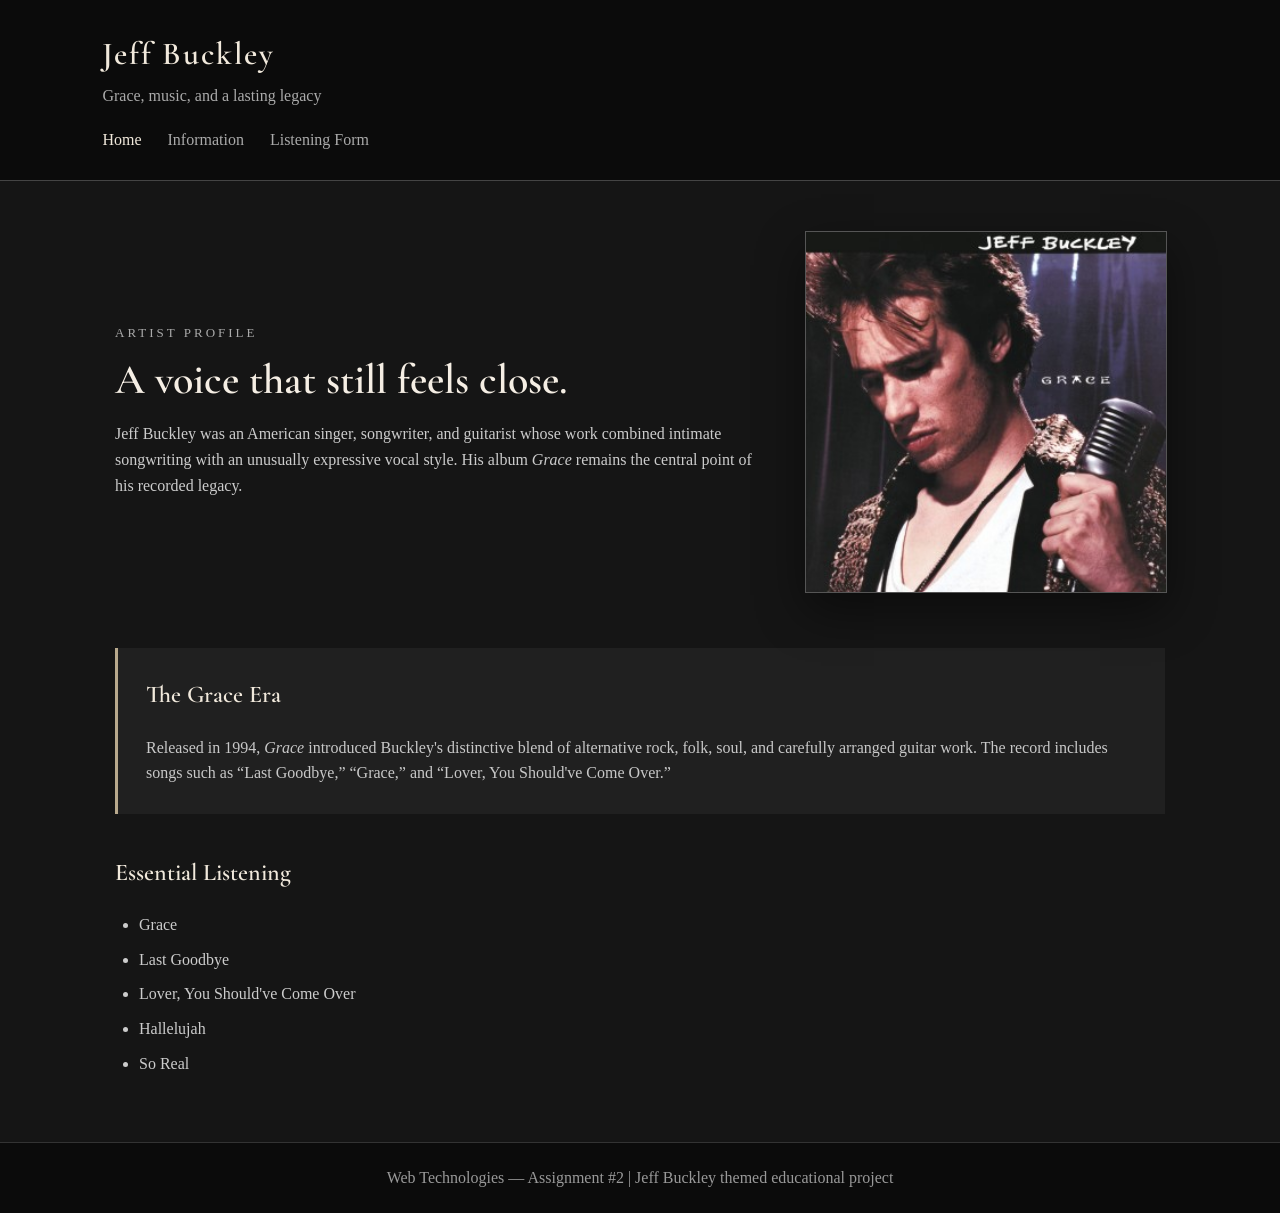
<file: index.html>
<!doctype html>
<html lang="en">
  <head>
    <meta charset="UTF-8" />
    <meta name="viewport" content="width=device-width, initial-scale=1.0" />
    <title>Jeff Buckley — Grace & Legacy</title>
    <style>
      /* Embedded CSS: element selector */
      @import url("https://fonts.googleapis.com/css2?family=Cormorant+Garamond:wght@400;500;600;700&family=Inter:wght@400;500;600;700&display=swap");

      h1,
      h2,
      h3 {
        font-family: "Cormorant Garamond", serif;
        font-weight: 600;
      }
      body {
        margin: 0;
        font-family: "Inter", sans-serif;
        background: #151515;
        color: #e9e9e9;
        line-height: 1.6;
      }
      header {
        background: #0b0b0b;
        padding: 26px 8%;
        border-bottom: 1px solid #444;
      }
      nav a {
        color: #bdb5a7;
        text-decoration: none;
        margin-right: 22px;
      }
      nav a:hover {
        color: #f1e9dc;
      }
      main {
        max-width: 1050px;
        margin: auto;
        padding: 45px 8%;
      }
      h1,
      h2 {
        color: #f1e9dc;
      }
    </style>
  </head>
  <body
    style="
      margin: 0;
      font-family: Georgia, &quot;Times New Roman&quot;, serif;
      background: #151515;
      color: #eee;
      line-height: 1.6;
    "
  >
    <!-- Header and navigation -->
    <header
      style="
        background: #0b0b0b;
        padding: 28px 8%;
        border-bottom: 1px solid #444;
      "
    >
      <h1 style="margin: 0; letter-spacing: 2px; color: #f1e9dc">
        Jeff Buckley
      </h1>
      <p style="margin: 4px 0 18px; color: #aaa">
        Grace, music, and a lasting legacy
      </p>
      <nav>
        <a
          href="index.html"
          style="color: #f1e9dc; margin-right: 22px; text-decoration: none"
          >Home</a
        >
        <a
          href="information.html"
          style="color: #aaa; margin-right: 22px; text-decoration: none"
          >Information</a
        >
        <a href="registration.html" style="color: #aaa; text-decoration: none"
          >Listening Form</a
        >
      </nav>
    </header>

    <main style="max-width: 1050px; margin: auto; padding: 50px 8%">
      <!-- Main introduction -->
      <section
        style="
          display: flex;
          gap: 42px;
          align-items: center;
          flex-wrap: wrap;
          margin-bottom: 55px;
        "
      >
        <div style="flex: 1; min-width: 280px">
          <p
            style="
              color: #aaa;
              text-transform: uppercase;
              letter-spacing: 3px;
              font-size: 13px;
            "
          >
            Artist Profile
          </p>
          <h2
            style="
              font-size: 42px;
              line-height: 1.1;
              margin: 10px 0 18px;
              color: #f5eee4;
            "
          >
            A voice that still feels close.
          </h2>
          <p style="color: #ccc">
            Jeff Buckley was an American singer, songwriter, and guitarist whose
            work combined intimate songwriting with an unusually expressive
            vocal style. His album <em>Grace</em> remains the central point of
            his recorded legacy.
          </p>
        </div>
        <div style="flex: 0 1 360px">
          <img
            src="images/Jeff_Buckley_grace.jpg"
            alt="Stylized monochrome portrait-inspired artwork representing Jeff Buckley and the Grace era"
            style="
              width: 100%;
              display: block;
              border: 1px solid #555;
              box-shadow: 0 18px 45px rgba(0, 0, 0, 0.45);
            "
          />
        </div>
      </section>

      <!-- Required second section -->
      <section
        style="
          background: #202020;
          padding: 28px;
          border-left: 3px solid #b8a98d;
          margin-bottom: 40px;
        "
      >
        <h2 style="margin-top: 0; color: #f1e9dc">The Grace Era</h2>
        <p style="margin-bottom: 0; color: #c8c8c8">
          Released in 1994, <em>Grace</em> introduced Buckley's distinctive
          blend of alternative rock, folk, soul, and carefully arranged guitar
          work. The record includes songs such as “Last Goodbye,” “Grace,” and
          “Lover, You Should've Come Over.”
        </p>
      </section>

      <!-- Required list of at least four items -->
      <section>
        <h2 style="color: #f1e9dc">Essential Listening</h2>
        <ul style="padding-left: 24px; color: #ccc">
          <li style="margin: 9px 0">Grace</li>
          <li style="margin: 9px 0">Last Goodbye</li>
          <li style="margin: 9px 0">Lover, You Should've Come Over</li>
          <li style="margin: 9px 0">Hallelujah</li>
          <li style="margin: 9px 0">So Real</li>
        </ul>
      </section>
    </main>

    <footer
      style="
        background: #0b0b0b;
        color: #999;
        text-align: center;
        padding: 22px;
        border-top: 1px solid #333;
      "
    >
      <p style="margin: 0">
        Web Technologies — Assignment #2 | Jeff Buckley themed educational
        project
      </p>
    </footer>
  </body>
</html>
</file>
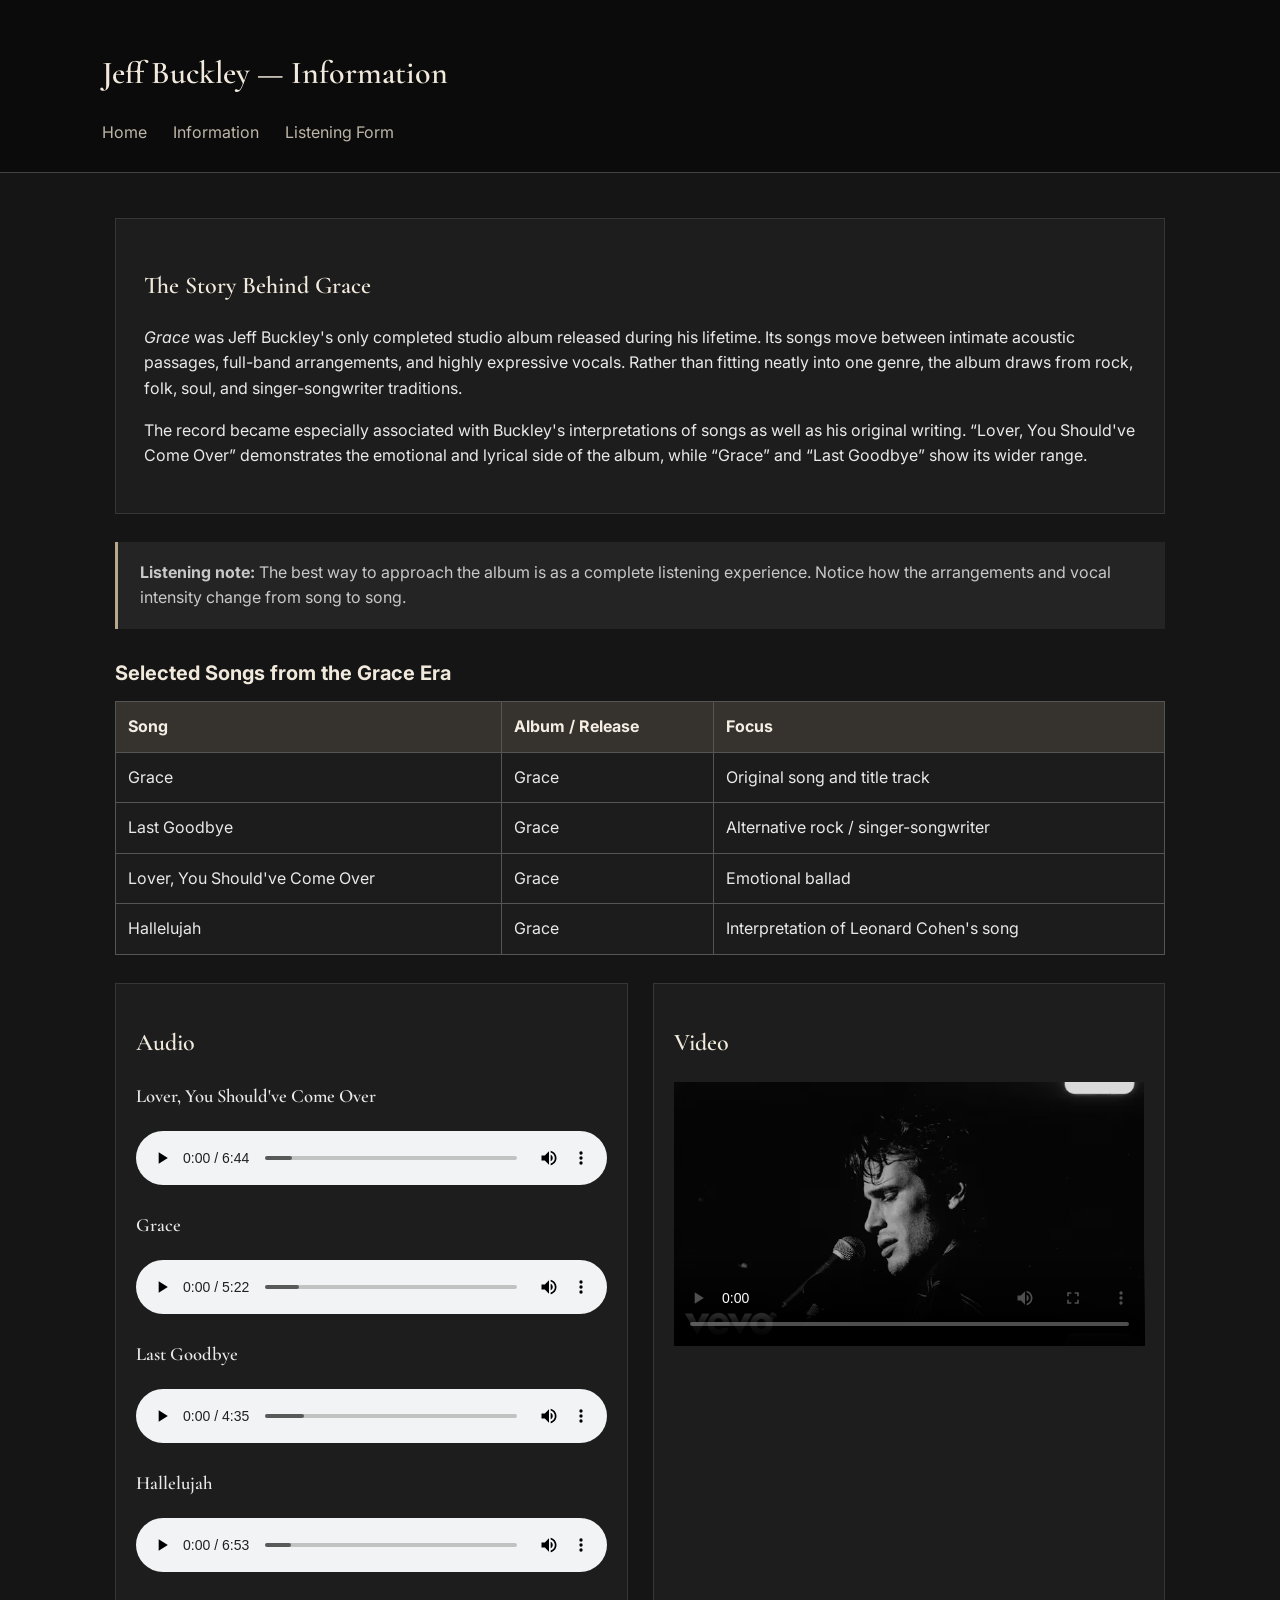
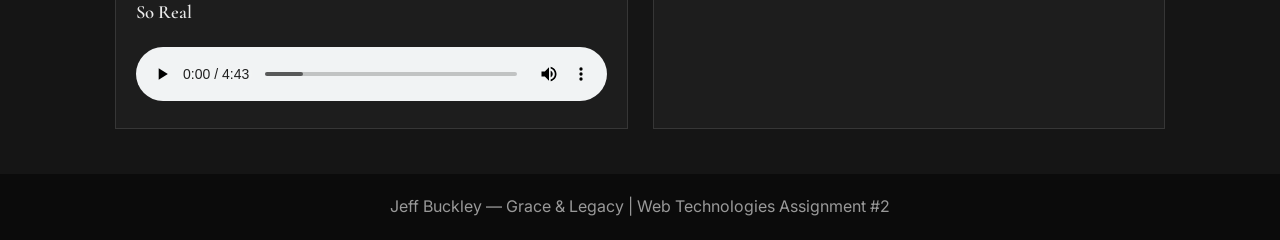
<file: information.html>
<!doctype html>
<html lang="en">
  <head>
    <meta charset="UTF-8" />
    <meta name="viewport" content="width=device-width, initial-scale=1.0" />
    <title>Jeff Buckley — Information</title>
    <style>
      /* Embedded CSS: element selector */
      @import url("https://fonts.googleapis.com/css2?family=Cormorant+Garamond:wght@400;500;600;700&family=Inter:wght@400;500;600;700&display=swap");

      h1,
      h2,
      h3 {
        font-family: "Cormorant Garamond", serif;
        font-weight: 600;
      }
      body {
        margin: 0;
        font-family: "Inter", sans-serif;
        background: #151515;
        color: #e9e9e9;
        line-height: 1.6;
      }
      header {
        background: #0b0b0b;
        padding: 26px 8%;
        border-bottom: 1px solid #444;
      }
      nav a {
        color: #bdb5a7;
        text-decoration: none;
        margin-right: 22px;
      }
      nav a:hover {
        color: #f1e9dc;
      }
      main {
        max-width: 1050px;
        margin: auto;
        padding: 45px 8%;
      }
      h1,
      h2 {
        color: #f1e9dc;
      }
      /* Embedded CSS: class selector */
      .notice {
        background: #242424;
        border-left: 3px solid #b8a98d;
        padding: 18px 22px;
        margin: 25px 0;
      }
      article {
        background: #1d1d1d;
        padding: 28px;
        border: 1px solid #363636;
        margin-bottom: 28px;
      }
      aside {
        color: #c8c8c8;
      }
      table {
        width: 100%;
        border-collapse: collapse;
        margin: 28px 0;
        background: #1c1c1c;
      }
      caption {
        caption-side: top;
        text-align: left;
        padding-bottom: 12px;
        color: #f1e9dc;
        font-size: 20px;
        font-weight: bold;
      }
      th,
      td {
        border: 1px solid #555;
        padding: 12px;
        text-align: left;
      }
      th {
        background: #36332e;
        color: #f5eee4;
      }
      .media-grid {
        display: grid;
        grid-template-columns: 1fr 1fr;
        gap: 25px;
      }
      .media-box {
        background: #1d1d1d;
        padding: 20px;
        border: 1px solid #363636;
      }
      audio,
      video {
        width: 100%;
      }
      footer {
        text-align: center;
        background: #0b0b0b;
        color: #999;
        padding: 20px;
      }
      @media (max-width: 700px) {
        .media-grid {
          grid-template-columns: 1fr;
        }
      }
    </style>
  </head>
  <body>
    <!-- Header and navigation -->
    <header>
      <h1>Jeff Buckley — Information</h1>
      <nav>
        <a href="index.html">Home</a>
        <a href="information.html">Information</a>
        <a href="registration.html">Listening Form</a>
      </nav>
    </header>

    <main>
      <!-- Required article -->
      <article>
        <h2>The Story Behind Grace</h2>
        <p>
          <em>Grace</em> was Jeff Buckley's only completed studio album released
          during his lifetime. Its songs move between intimate acoustic
          passages, full-band arrangements, and highly expressive vocals. Rather
          than fitting neatly into one genre, the album draws from rock, folk,
          soul, and singer-songwriter traditions.
        </p>
        <p>
          The record became especially associated with Buckley's interpretations
          of songs as well as his original writing. “Lover, You Should've Come
          Over” demonstrates the emotional and lyrical side of the album, while
          “Grace” and “Last Goodbye” show its wider range.
        </p>
      </article>

      <!-- Required aside -->
      <aside class="notice">
        <strong>Listening note:</strong> The best way to approach the album is
        as a complete listening experience. Notice how the arrangements and
        vocal intensity change from song to song.
      </aside>

      <!-- Required table: 3+ columns and 4+ data rows -->
      <table>
        <caption>
          Selected Songs from the Grace Era
        </caption>
        <thead>
          <tr>
            <th>Song</th>
            <th>Album / Release</th>
            <th>Focus</th>
          </tr>
        </thead>
        <tbody>
          <tr>
            <td>Grace</td>
            <td>Grace</td>
            <td>Original song and title track</td>
          </tr>
          <tr>
            <td>Last Goodbye</td>
            <td>Grace</td>
            <td>Alternative rock / singer-songwriter</td>
          </tr>
          <tr>
            <td>Lover, You Should've Come Over</td>
            <td>Grace</td>
            <td>Emotional ballad</td>
          </tr>
          <tr>
            <td>Hallelujah</td>
            <td>Grace</td>
            <td>Interpretation of Leonard Cohen's song</td>
          </tr>
        </tbody>
      </table>

      <!-- Required audio and video -->
      <section class="media-grid">
        <div class="media-box">
          <h2>Audio</h2>

          <h3>Lover, You Should've Come Over</h3>
          <audio controls>
            <source
              src="audio/Lover, You Should've Come Over.mp3"
              type="audio/mpeg"
            />
            Your browser does not support the audio element.
          </audio>

          <h3>Grace</h3>
          <audio controls>
            <source src="audio/Grace.mp3" type="audio/mpeg" />
            Your browser does not support the audio element.
          </audio>

          <h3>Last Goodbye</h3>
          <audio controls>
            <source src="audio/Last Goodbye.mp3" type="audio/mpeg" />
            Your browser does not support the audio element.
          </audio>

          <h3>Hallelujah</h3>
          <audio controls>
            <source src="audio/Hallelujah.mp3" type="audio/mpeg" />
            Your browser does not support the audio element.
          </audio>

          <h3>So Real</h3>
          <audio controls>
            <source src="audio/So Real.mp3" type="audio/mpeg" />
            Your browser does not support the audio element.
          </audio>
        </div>
        <div class="media-box">
          <h2>Video</h2>
          <video
            controls
            poster="images/Jeff Buckley Lover, You Should've Come Over.avif"
          >
            <source
              src="video/Jeff Buckley - Lover, You Should've Come Over (Official Video).mp4"
              type="video/mp4"
            />
            Your browser does not support the video element.
          </video>
        </div>
      </section>
    </main>

    <footer>
      Jeff Buckley — Grace & Legacy | Web Technologies Assignment #2
    </footer>
  </body>
</html>
</file>
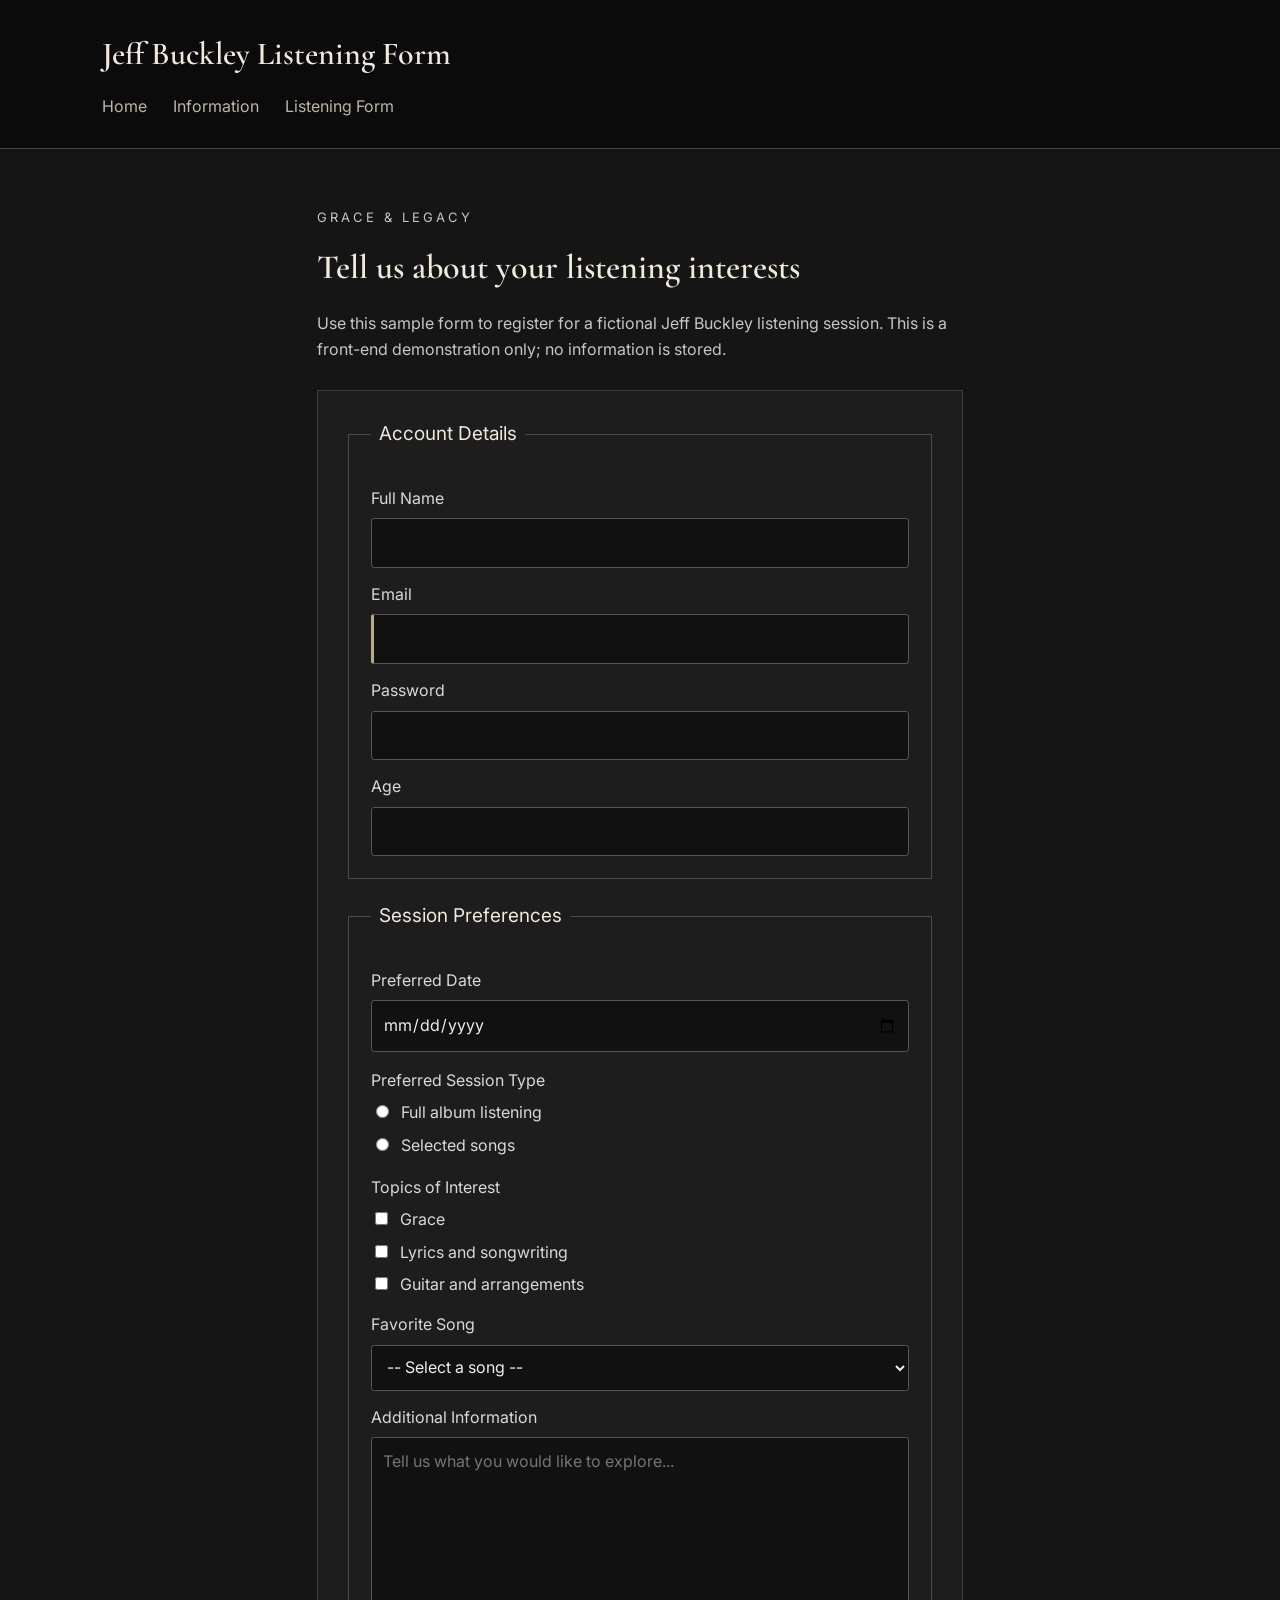
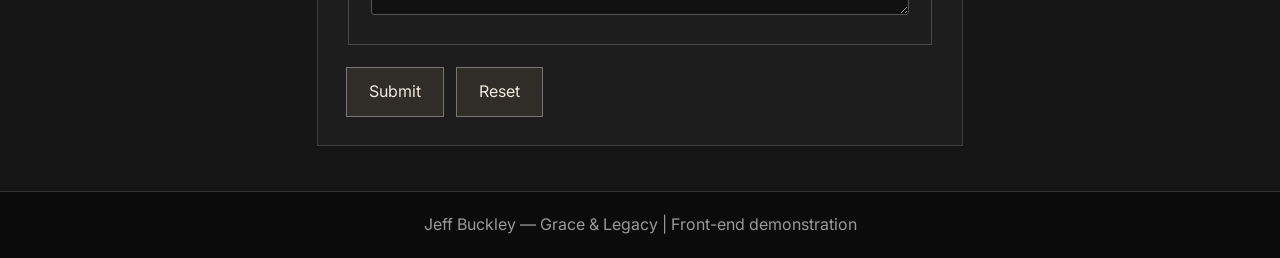
<file: registration.html>
<!DOCTYPE html>
<html lang="en">
<head>
  <meta charset="UTF-8">
  <meta name="viewport" content="width=device-width, initial-scale=1.0">
  <title>Jeff Buckley — Listening Form</title>
  <link rel="stylesheet" href="style.css">
</head>
<body>
  <!-- Header and navigation -->
  <header class="site-header">
    <h1>Jeff Buckley Listening Form</h1>
    <nav>
      <a href="index.html">Home</a>
      <a href="information.html">Information</a>
      <a href="registration.html">Listening Form</a>
    </nav>
  </header>

  <main>
    <section class="intro">
      <p class="eyebrow">Grace & Legacy</p>
      <h2>Tell us about your listening interests</h2>
      <p>Use this sample form to register for a fictional Jeff Buckley listening session. This is a front-end demonstration only; no information is stored.</p>
    </section>

    <form id="registration-form" action="#" method="post">
      <!-- Account details -->
      <fieldset>
        <legend>Account Details</legend>
        <label for="full-name">Full Name</label>
        <input id="full-name" name="full_name" type="text" required>

        <label for="email">Email</label>
        <input id="email" name="email" type="email" required>

        <label for="password">Password</label>
        <input id="password" name="password" type="password" minlength="8" required>

        <label for="age">Age</label>
        <input id="age" name="age" type="number" min="13" max="100">
      </fieldset>

      <!-- Listening preferences -->
      <fieldset>
        <legend>Session Preferences</legend>
        <label for="preferred-date">Preferred Date</label>
        <input id="preferred-date" name="preferred_date" type="date">

        <p class="field-label">Preferred Session Type</p>
        <label class="option"><input type="radio" name="session_type" value="album" required> Full album listening</label>
        <label class="option"><input type="radio" name="session_type" value="songs"> Selected songs</label>

        <p class="field-label">Topics of Interest</p>
        <label class="option"><input type="checkbox" name="topics" value="grace"> Grace</label>
        <label class="option"><input type="checkbox" name="topics" value="lyrics"> Lyrics and songwriting</label>
        <label class="option"><input type="checkbox" name="topics" value="guitar"> Guitar and arrangements</label>

        <label for="favorite-song">Favorite Song</label>
        <select id="favorite-song" name="favorite_song" required>
          <option value="">-- Select a song --</option>
          <option value="grace">Grace</option>
          <option value="last-goodbye">Last Goodbye</option>
          <option value="lover">Lover, You Should've Come Over</option>
          <option value="hallelujah">Hallelujah</option>
          <option value="so-real">So Real</option>
        </select>

        <label for="comments">Additional Information</label>
        <textarea id="comments" name="comments" maxlength="500" rows="6" placeholder="Tell us what you would like to explore..."></textarea>
      </fieldset>

      <div class="button-row">
        <button type="submit">Submit</button>
        <button type="reset">Reset</button>
      </div>
    </form>
  </main>

  <footer>Jeff Buckley — Grace & Legacy | Front-end demonstration</footer>
</body>
</html>
</file>
<file: style.css>
/* External CSS used only by registration.html */

@import url('https://fonts.googleapis.com/css2?family=Cormorant+Garamond:wght@400;500;600;700&family=Inter:wght@400;500;600;700&display=swap');

h1, h2, h3 {
  font-family: 'Cormorant Garamond', serif;
  font-weight: 600;
}

* {
  box-sizing: border-box;
}

body {
  margin: 0;
  font-family: 'Inter', sans-serif;
  background: #151515;
  color: #e9e9e9;
  line-height: 1.6;
}
.site-header {
  background: #0b0b0b;
  padding: 28px 8%;
  border-bottom: 1px solid #444;
}
.site-header h1 {
  margin: 0 0 15px;
  color: #f1e9dc;
}
.site-header nav a {
  color: #bdb5a7;
  text-decoration: none;
  margin-right: 22px;
}
.site-header nav a:hover {
  color: #fff;
}
main {
  max-width: 850px;
  margin: auto;
  padding: 45px 8%;
}
.intro {
  margin-bottom: 28px;
}
.eyebrow {
  color: #b8a98d;
  text-transform: uppercase;
  letter-spacing: 3px;
  font-size: 13px;
}
.intro h2 {
  color: #f1e9dc;
  font-size: 34px;
  margin: 8px 0;
}
.intro p {
  color: #c6c6c6;
}

/* ID selector: styles the required form */
#registration-form {
  background: #1d1d1d;
  padding: 28px;
  border: 1px solid #3d3d3d;
}

fieldset {
  border: 1px solid #4a4a4a;
  padding: 22px;
  margin-bottom: 22px;
}
legend {
  color: #f1e9dc;
  padding: 0 8px;
  font-size: 19px;
}

/* Element selector: labels receive a visible effect */
label {
  display: block;
  margin: 14px 0 7px;
  color: #d9d9d9;
}
.field-label {
  margin: 16px 0 5px;
  color: #d9d9d9;
}
.option {
  margin: 7px 0;
}

input,
select,
textarea {
  width: 100%;
  padding: 11px;
  border: 1px solid #555;
  border-radius: 3px;
  background: #111;
  color: #eee;
  font: inherit;
}

/* Attribute selector: visibly styles email controls */
input[type="email"] {
  border-left: 3px solid #b8a98d;
}
input[type="radio"],
input[type="checkbox"] {
  width: auto;
  margin-right: 8px;
}

/* Class selector: adds visible styling to the buttons */
.button-row {
  display: flex;
  gap: 12px;
  margin-top: 8px;
}
button {
  padding: 11px 22px;
  border: 1px solid #777;
  background: #302d29;
  color: #f1e9dc;
  cursor: pointer;
  font: inherit;
}
button:hover {
  background: #4a453e;
}
input:focus,
select:focus,
textarea:focus {
  outline: 2px solid #b8a98d;
  outline-offset: 2px;
}
footer {
  text-align: center;
  background: #0b0b0b;
  color: #999;
  padding: 20px;
  border-top: 1px solid #333;
}
@media (max-width: 600px) {
  .button-row {
    flex-direction: column;
  }
  button {
    width: 100%;
  }
}
</file>
